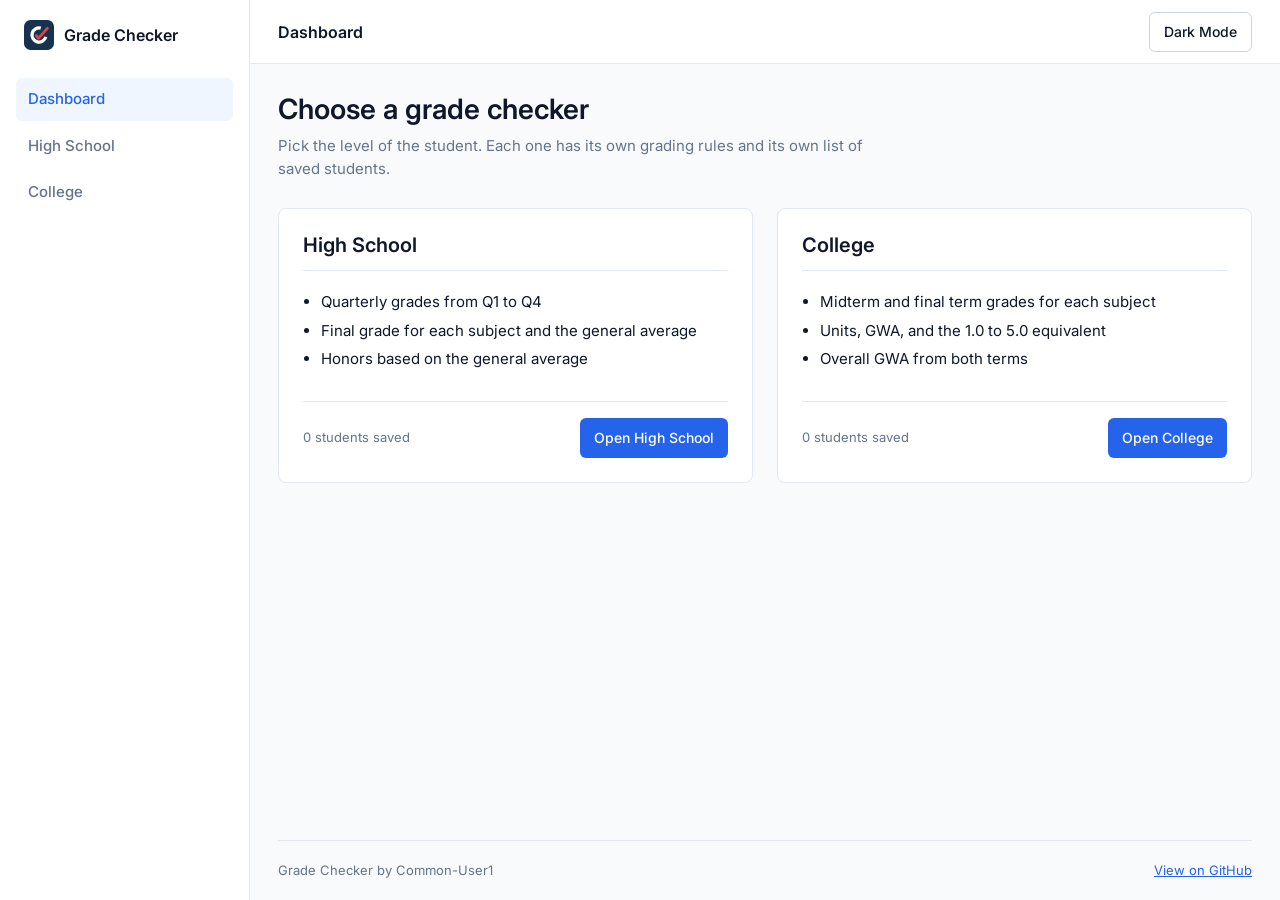
<file: index.html>
<!DOCTYPE html>
<html lang="en">
<head>
  <meta charset="UTF-8">
  <meta name="viewport" content="width=device-width, initial-scale=1.0">
  <meta name="description" content="A grade checker for high school and college students.">
  <title>Grade Checker</title>
  <link rel="icon" type="image/svg+xml" href="logo.svg">
  <link rel="preconnect" href="https://fonts.googleapis.com">
  <link rel="preconnect" href="https://fonts.gstatic.com" crossorigin>
  <link href="https://fonts.googleapis.com/css2?family=Inter:wght@400;500;600&display=swap" rel="stylesheet">
  <link rel="stylesheet" href="style.css">
  <script src="theme.js"></script>
</head>
<body class="page-home">
  <div class="app">
    <aside class="sidebar" id="sidebar">
      <a class="brand" href="index.html">
        <img src="logo.svg" alt="" class="brand-logo">
        <span>Grade Checker</span>
      </a>
      <nav class="nav">
        <a href="index.html" aria-current="page">Dashboard</a>
        <a href="highschool.html">High School</a>
        <a href="college.html">College</a>
      </nav>
    </aside>

    <div class="backdrop" id="backdrop"></div>

    <div class="main">
      <header class="topbar">
        <div class="topbar-left">
          <button id="menuBtn" class="menu-btn" type="button" aria-label="Open menu" aria-expanded="false" aria-controls="sidebar">
            <svg viewBox="0 0 24 24" width="20" height="20" aria-hidden="true">
              <path d="M4 6h16M4 12h16M4 18h16" fill="none" stroke="currentColor" stroke-width="2" stroke-linecap="round"/>
            </svg>
          </button>
          <span class="topbar-title">Dashboard</span>
        </div>
        <button id="themeBtn" class="theme-btn" type="button">Dark Mode</button>
      </header>

<main class="container">

    <div class="page-head">
      <h1>Choose a grade checker</h1>
      <p>Pick the level of the student. Each one has its own grading rules and its own list of saved students.</p>
    </div>

    <div class="choices">

      <section class="card choice">
        <h2>High School</h2>
        <ul>
          <li>Quarterly grades from Q1 to Q4</li>
          <li>Final grade for each subject and the general average</li>
          <li>Honors based on the general average</li>
        </ul>
        <div class="choice-meta">
          <span class="saved-count" id="hsCount"></span>
          <a class="button-link" href="highschool.html">Open High School</a>
        </div>
      </section>

      <section class="card choice">
        <h2>College</h2>
        <ul>
          <li>Midterm and final term grades for each subject</li>
          <li>Units, GWA, and the 1.0 to 5.0 equivalent</li>
          <li>Overall GWA from both terms</li>
        </ul>
        <div class="choice-meta">
          <span class="saved-count" id="collegeCount"></span>
          <a class="button-link" href="college.html">Open College</a>
        </div>
      </section>

    </div>

    </main>

      <footer class="footer">
        <span>Grade Checker by Common-User1</span>
        <a href="https://github.com/Common-User1/Grade-checker" target="_blank" rel="noopener">View on GitHub</a>
      </footer>
    </div>
  </div>

  <script src="layout.js"></script>
  <script src="dashboard.js"></script>
</body>
</html>
</file>
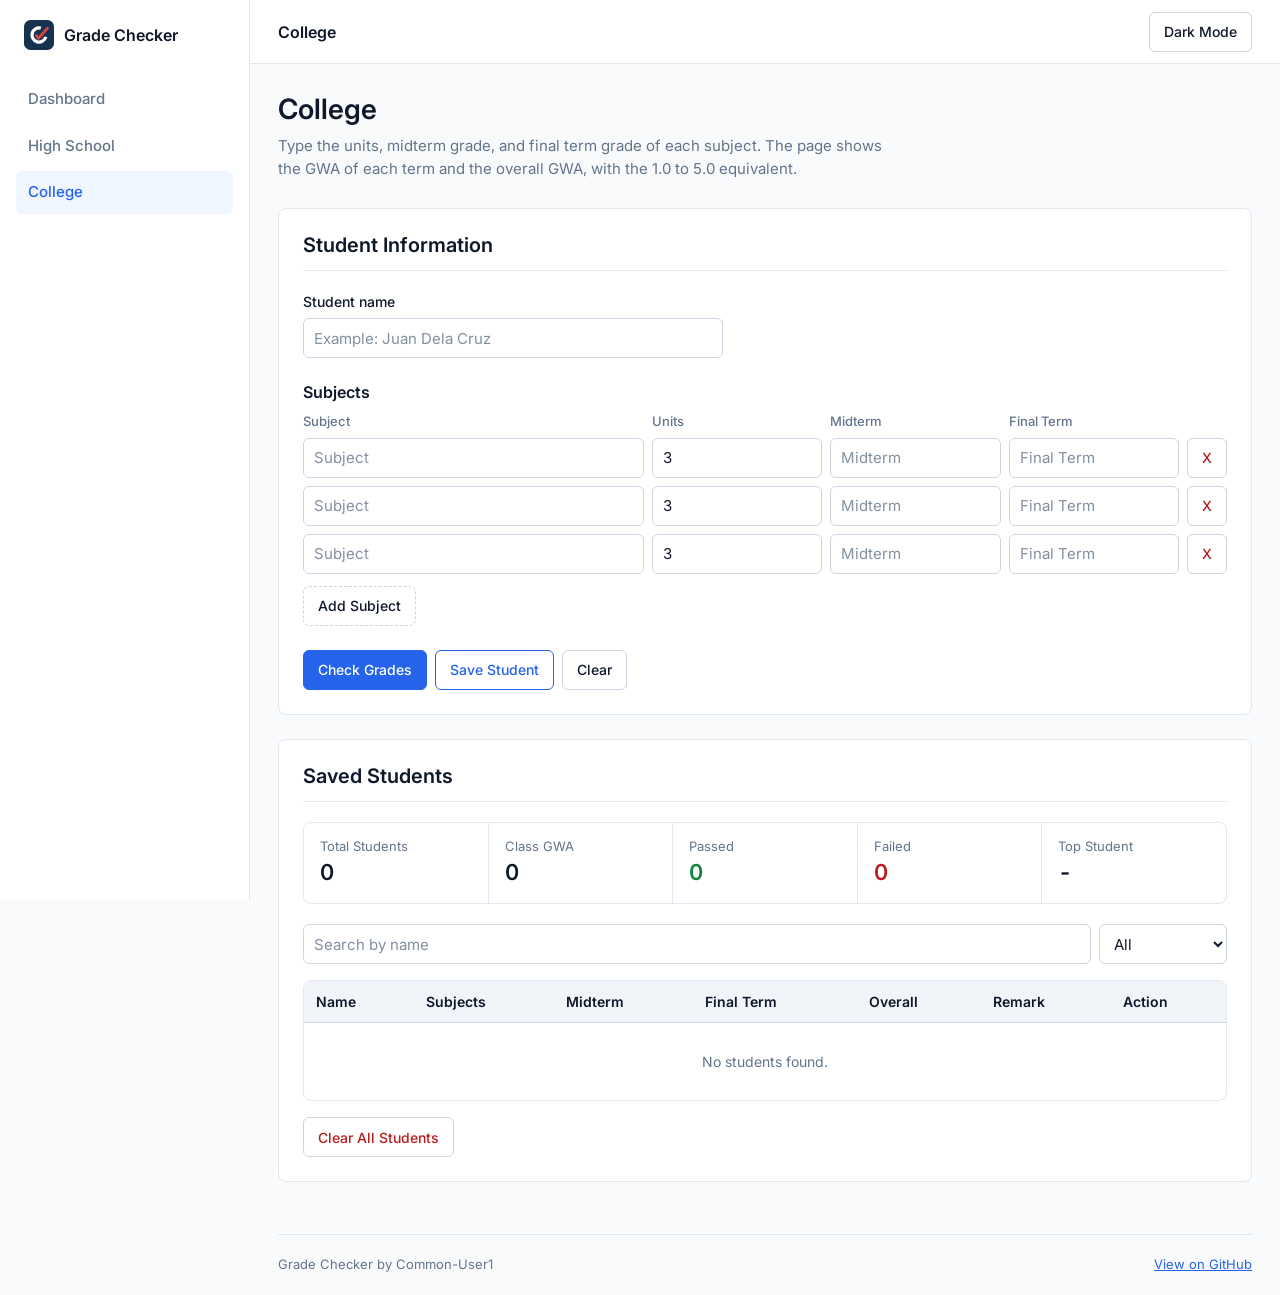
<file: college.html>
<!DOCTYPE html>
<html lang="en">
<head>
  <meta charset="UTF-8">
  <meta name="viewport" content="width=device-width, initial-scale=1.0">
  <title>College Grade Checker</title>
  <link rel="icon" type="image/svg+xml" href="logo.svg">
  <link rel="preconnect" href="https://fonts.googleapis.com">
  <link rel="preconnect" href="https://fonts.gstatic.com" crossorigin>
  <link href="https://fonts.googleapis.com/css2?family=Inter:wght@400;500;600&display=swap" rel="stylesheet">
  <link rel="stylesheet" href="style.css">
  <script src="theme.js"></script>
</head>
<body class="page-college">
  <div class="app">
    <aside class="sidebar" id="sidebar">
      <a class="brand" href="index.html">
        <img src="logo.svg" alt="" class="brand-logo">
        <span>Grade Checker</span>
      </a>
      <nav class="nav">
        <a href="index.html">Dashboard</a>
        <a href="highschool.html">High School</a>
        <a href="college.html" aria-current="page">College</a>
      </nav>
    </aside>

    <div class="backdrop" id="backdrop"></div>

    <div class="main">
      <header class="topbar">
        <div class="topbar-left">
          <button id="menuBtn" class="menu-btn" type="button" aria-label="Open menu" aria-expanded="false" aria-controls="sidebar">
            <svg viewBox="0 0 24 24" width="20" height="20" aria-hidden="true">
              <path d="M4 6h16M4 12h16M4 18h16" fill="none" stroke="currentColor" stroke-width="2" stroke-linecap="round"/>
            </svg>
          </button>
          <span class="topbar-title">College</span>
        </div>
        <button id="themeBtn" class="theme-btn" type="button">Dark Mode</button>
      </header>

<main class="container">

    <div class="page-head">
      <h1>College</h1>
      <p>Type the units, midterm grade, and final term grade of each subject. The page shows the GWA of each term and the overall GWA, with the 1.0 to 5.0 equivalent.</p>
    </div>

    <section class="card">
      <h2>Student Information</h2>

      <div class="field">
        <label for="studentName">Student name</label>
        <input type="text" id="studentName" placeholder="Example: Juan Dela Cruz">
      </div>

      <h3>Subjects</h3>
      <div class="subject-head">
        <span>Subject</span>
        <span>Units</span>
        <span>Midterm</span>
        <span>Final Term</span>
        <span></span>
      </div>
      <div id="subjects"></div>
      <button id="addSubjectBtn" type="button">Add Subject</button>

      <div class="actions">
        <button id="checkBtn">Check Grades</button>
        <button id="saveBtn">Save Student</button>
        <button id="clearBtn">Clear</button>
        <button id="cancelEditBtn" class="hidden">Cancel Edit</button>
      </div>

      <div id="result"></div>
    </section>

    <section class="card">
      <h2>Saved Students</h2>

      <div class="summary">
        <div class="summary-box">
          <span class="summary-number" id="totalStudents">0</span>
          <span class="summary-label">Total Students</span>
        </div>
        <div class="summary-box">
          <span class="summary-number" id="classAverage">0</span>
          <span class="summary-label">Class GWA</span>
        </div>
        <div class="summary-box">
          <span class="summary-number" id="passedCount">0</span>
          <span class="summary-label">Passed</span>
        </div>
        <div class="summary-box">
          <span class="summary-number" id="failedCount">0</span>
          <span class="summary-label">Failed</span>
        </div>
        <div class="summary-box">
          <span class="summary-number" id="topStudent">-</span>
          <span class="summary-label">Top Student</span>
        </div>
      </div>

      <div class="filter-bar">
        <input type="text" id="searchBox" placeholder="Search by name">

        <select id="filterSelect">
          <option value="all">All</option>
          <option value="Passed">Passed only</option>
          <option value="Failed">Failed only</option>
        </select>
      </div>

      <div class="table-wrap">
        <table id="studentsTable">
          <thead>
            <tr>
              <th class="sortable" data-column="name">Name <span class="arrow"></span></th>
              <th>Subjects</th>
              <th class="sortable" data-column="midtermGwa">Midterm <span class="arrow"></span></th>
              <th class="sortable" data-column="finalGwa">Final Term <span class="arrow"></span></th>
              <th class="sortable" data-column="average">Overall <span class="arrow"></span></th>
              <th class="sortable" data-column="remark">Remark <span class="arrow"></span></th>
              <th>Action</th>
            </tr>
          </thead>
          <tbody id="studentsBody"></tbody>
        </table>
      </div>

      <button id="clearStudentsBtn">Clear All Students</button>
    </section>

    </main>

      <footer class="footer">
        <span>Grade Checker by Common-User1</span>
        <a href="https://github.com/Common-User1/Grade-checker" target="_blank" rel="noopener">View on GitHub</a>
      </footer>
    </div>
  </div>

  <script src="layout.js"></script>
  <script src="records.js"></script>
  <script src="grade.js"></script>
  <script src="college.js"></script>
</body>
</html>
</file>
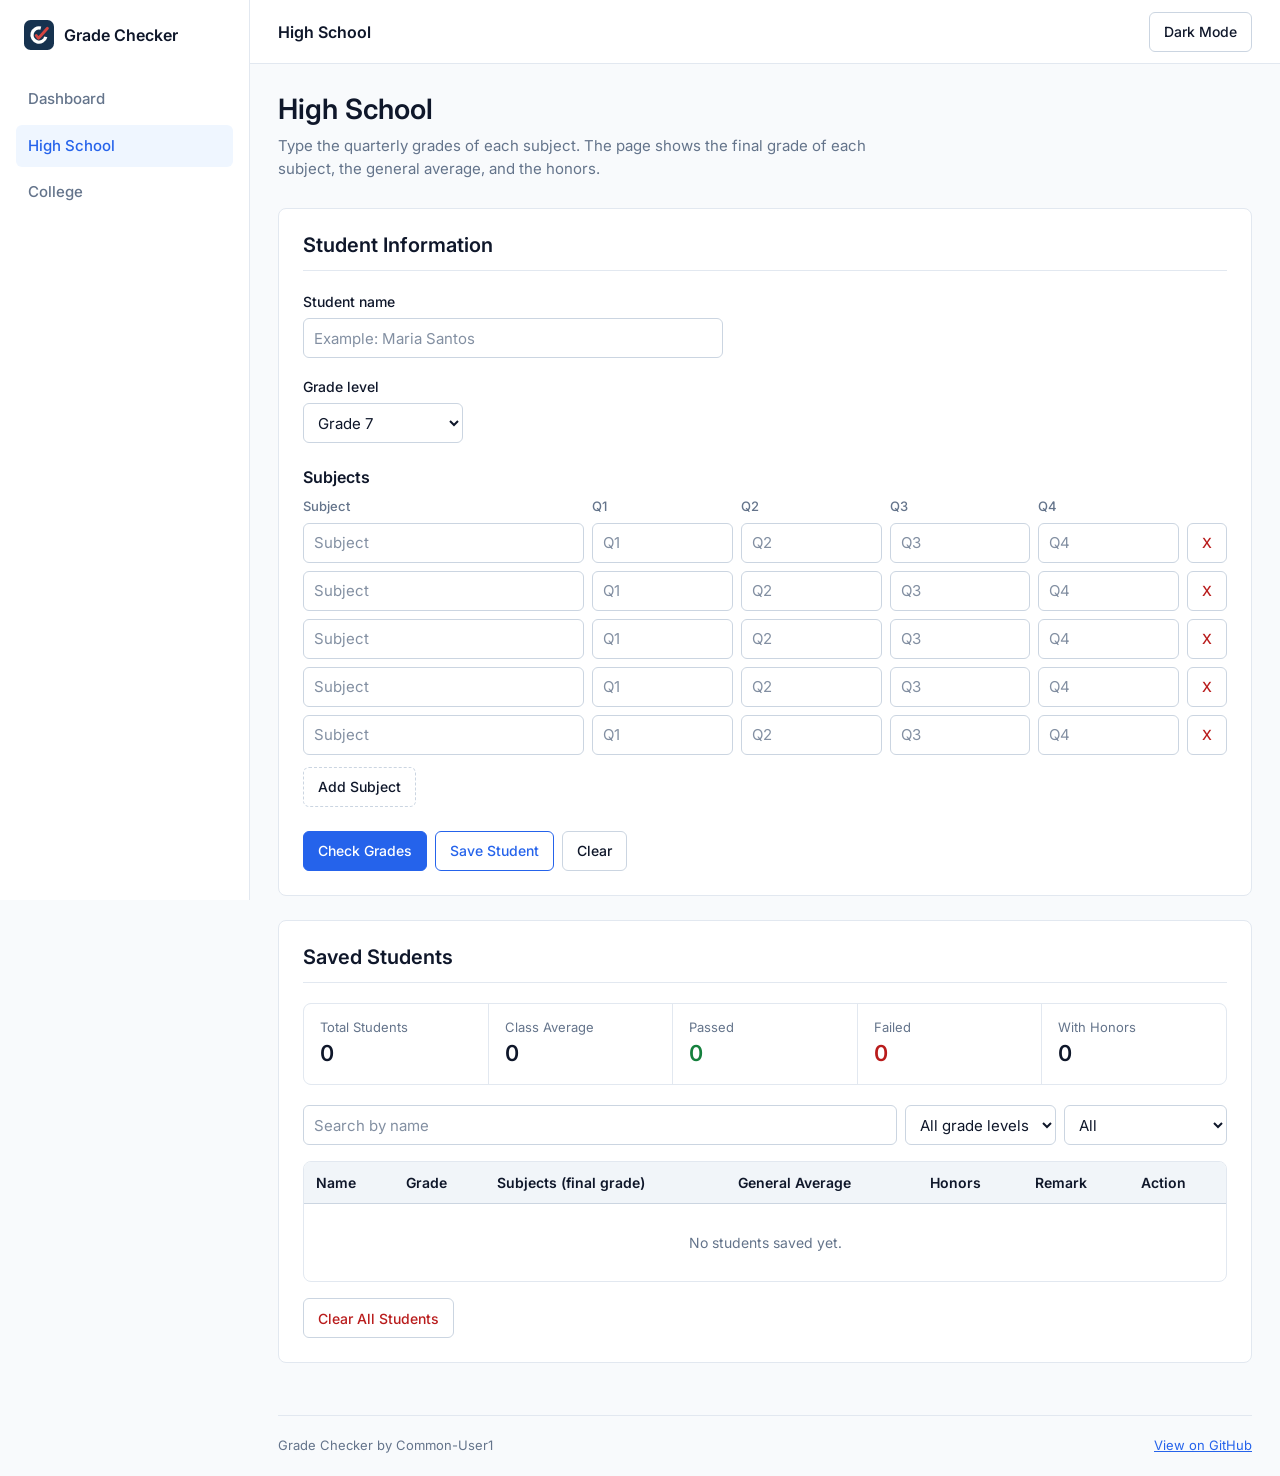
<file: highschool.html>
<!DOCTYPE html>
<html lang="en">
<head>
  <meta charset="UTF-8">
  <meta name="viewport" content="width=device-width, initial-scale=1.0">
  <title>High School Grade Checker</title>
  <link rel="icon" type="image/svg+xml" href="logo.svg">
  <link rel="preconnect" href="https://fonts.googleapis.com">
  <link rel="preconnect" href="https://fonts.gstatic.com" crossorigin>
  <link href="https://fonts.googleapis.com/css2?family=Inter:wght@400;500;600&display=swap" rel="stylesheet">
  <link rel="stylesheet" href="style.css">
  <script src="theme.js"></script>
</head>
<body class="page-hs">
  <div class="app">
    <aside class="sidebar" id="sidebar">
      <a class="brand" href="index.html">
        <img src="logo.svg" alt="" class="brand-logo">
        <span>Grade Checker</span>
      </a>
      <nav class="nav">
        <a href="index.html">Dashboard</a>
        <a href="highschool.html" aria-current="page">High School</a>
        <a href="college.html">College</a>
      </nav>
    </aside>

    <div class="backdrop" id="backdrop"></div>

    <div class="main">
      <header class="topbar">
        <div class="topbar-left">
          <button id="menuBtn" class="menu-btn" type="button" aria-label="Open menu" aria-expanded="false" aria-controls="sidebar">
            <svg viewBox="0 0 24 24" width="20" height="20" aria-hidden="true">
              <path d="M4 6h16M4 12h16M4 18h16" fill="none" stroke="currentColor" stroke-width="2" stroke-linecap="round"/>
            </svg>
          </button>
          <span class="topbar-title">High School</span>
        </div>
        <button id="themeBtn" class="theme-btn" type="button">Dark Mode</button>
      </header>

<main class="container">

    <div class="page-head">
      <h1>High School</h1>
      <p>Type the quarterly grades of each subject. The page shows the final grade of each subject, the general average, and the honors.</p>
    </div>

    <section class="card">
      <h2>Student Information</h2>

      <div class="field">
        <label for="studentName">Student name</label>
        <input type="text" id="studentName" placeholder="Example: Maria Santos">
      </div>

      <div class="field">
        <label for="gradeLevel">Grade level</label>
        <select id="gradeLevel">
          <option value="7">Grade 7</option>
          <option value="8">Grade 8</option>
          <option value="9">Grade 9</option>
          <option value="10">Grade 10</option>
          <option value="11">Grade 11</option>
          <option value="12">Grade 12</option>
        </select>
      </div>

      <h3>Subjects</h3>
      <div class="subject-head">
        <span>Subject</span>
        <span>Q1</span>
        <span>Q2</span>
        <span>Q3</span>
        <span>Q4</span>
        <span></span>
      </div>
      <div id="subjects"></div>
      <button id="addSubjectBtn" type="button">Add Subject</button>

      <div class="actions">
        <button id="checkBtn">Check Grades</button>
        <button id="saveBtn">Save Student</button>
        <button id="clearBtn">Clear</button>
        <button id="cancelEditBtn" class="hidden">Cancel Edit</button>
      </div>

      <div id="result"></div>
    </section>

    <section class="card">
      <h2>Saved Students</h2>

      <div class="summary">
        <div class="summary-box">
          <span class="summary-number" id="totalStudents">0</span>
          <span class="summary-label">Total Students</span>
        </div>
        <div class="summary-box">
          <span class="summary-number" id="classAverage">0</span>
          <span class="summary-label">Class Average</span>
        </div>
        <div class="summary-box">
          <span class="summary-number" id="passedCount">0</span>
          <span class="summary-label">Passed</span>
        </div>
        <div class="summary-box">
          <span class="summary-number" id="failedCount">0</span>
          <span class="summary-label">Failed</span>
        </div>
        <div class="summary-box">
          <span class="summary-number" id="honorsCount">0</span>
          <span class="summary-label">With Honors</span>
        </div>
      </div>

      <div class="filter-bar">
        <input type="text" id="searchBox" placeholder="Search by name">

        <select id="gradeFilter">
          <option value="all">All grade levels</option>
          <option value="7">Grade 7</option>
          <option value="8">Grade 8</option>
          <option value="9">Grade 9</option>
          <option value="10">Grade 10</option>
          <option value="11">Grade 11</option>
          <option value="12">Grade 12</option>
        </select>

        <select id="filterSelect">
          <option value="all">All</option>
          <option value="Passed">Passed only</option>
          <option value="Failed">Failed only</option>
          <option value="Honors">With honors only</option>
        </select>
      </div>

      <div class="table-wrap">
        <table id="studentsTable">
          <thead>
            <tr>
              <th>Name</th>
              <th>Grade</th>
              <th>Subjects (final grade)</th>
              <th>General Average</th>
              <th>Honors</th>
              <th>Remark</th>
              <th>Action</th>
            </tr>
          </thead>
          <tbody id="studentsBody"></tbody>
        </table>
      </div>

      <button id="clearStudentsBtn">Clear All Students</button>
    </section>

    </main>

      <footer class="footer">
        <span>Grade Checker by Common-User1</span>
        <a href="https://github.com/Common-User1/Grade-checker" target="_blank" rel="noopener">View on GitHub</a>
      </footer>
    </div>
  </div>

  <script src="layout.js"></script>
  <script src="records.js"></script>
  <script src="grade.js"></script>
  <script src="highschool.js"></script>
</body>
</html>
</file>
<file: style.css>
/* Grade Checker styles */

/* ---------- Colors ---------- */
:root {
  --font: "Inter", Arial, sans-serif;

  --fs-title: 28px;
  --fs-section: 20px;
  --fs-card: 16px;
  --fs-body: 15px;
  --fs-label: 14px;
  --fs-label-sm: 13px;
  --fs-small: 12px;
  --fs-stat: 22px;

  --radius-sm: 4px;
  --radius: 6px;
  --radius-lg: 8px;
  --control-h: 40px;
  --control-h-sm: 30px;

  --bg: #f8fafc;
  --panel: #ffffff;
  --text: #0f172a;
  --text-muted: #64748b;
  --border: #e2e8f0;
  --border-strong: #cbd5e1;
  --input-bg: #ffffff;
  --table-head: #f1f5f9;
  --row-hover: #f8fafc;
  --row-border: #e2e8f0;

  --primary: #2563eb;
  --on-primary: #ffffff;
  --primary-hover: #1d4ed8;
  --link: #2563eb;
  --focus: #2563eb;
  --primary-soft: #eff6ff;

  --success: #16a34a;
  --warning: #f59e0b;
  --danger: #dc2626;

  --pass: #15803d;
  --pass-bg: #f0fdf4;
  --fail: #b91c1c;
  --fail-bg: #fef2f2;
}

[data-theme="dark"] {
  color-scheme: dark;

  --bg: #0f172a;
  --panel: #1e293b;
  --text: #e2e8f0;
  --text-muted: #94a3b8;
  --border: #334155;
  --border-strong: #475569;
  --input-bg: #0f172a;
  --table-head: #273449;
  --row-hover: #243247;
  --row-border: #2f3d52;

  --primary: #60a5fa;
  --on-primary: #0f172a;
  --primary-hover: #93c5fd;
  --link: #60a5fa;
  --focus: #60a5fa;
  --primary-soft: #1e3a5f;

  --success: #22c55e;
  --warning: #fbbf24;
  --danger: #f87171;

  --pass: #4ade80;
  --pass-bg: #123524;
  --fail: #f87171;
  --fail-bg: #3b1a1d;
}

/* ---------- Base ---------- */
* {
  box-sizing: border-box;
}

body {
  min-height: 100vh;
  margin: 0;
  font-family: var(--font);
  font-size: var(--fs-body);
  line-height: 1.5;
  background-color: var(--bg);
  color: var(--text);
}

h1,
h2,
h3 {
  margin: 0;
  font-weight: 600;
  line-height: 1.25;
}

h1 {
  font-size: var(--fs-title);
}

h2 {
  font-size: var(--fs-section);
}

h3 {
  font-size: var(--fs-card);
}

a {
  color: var(--link);
}

body.page-hs {
  --cols: 2fr repeat(4, 1fr) 40px;
  --cols-phone: repeat(4, 1fr) 40px;
}

body.page-college {
  --cols: 2fr repeat(3, 1fr) 40px;
  --cols-phone: repeat(3, 1fr) 40px;
}

/* ---------- Layout ---------- */
.app {
  display: flex;
  min-height: 100vh;
}

.main {
  flex: 1;
  min-width: 0;
  display: flex;
  flex-direction: column;
}

/* ---------- Sidebar ---------- */
.sidebar {
  position: sticky;
  top: 0;
  width: 250px;
  height: 100vh;
  flex-shrink: 0;
  padding: 20px 16px;
  display: flex;
  flex-direction: column;
  gap: 28px;
  background-color: var(--panel);
  border-right: 1px solid var(--border);
}

.brand {
  padding: 0 8px;
  display: flex;
  align-items: center;
  gap: 10px;
  color: var(--text);
  font-size: var(--fs-card);
  font-weight: 600;
  text-decoration: none;
}

.brand-logo {
  display: block;
  width: 30px;
  height: 30px;
}

.nav {
  display: flex;
  flex-direction: column;
  gap: 4px;
}

.nav a {
  padding: 10px 12px;
  border-radius: var(--radius);
  color: var(--text-muted);
  font-size: var(--fs-body);
  font-weight: 500;
  text-decoration: none;
}

.nav a:hover {
  color: var(--text);
  background-color: var(--table-head);
}

.nav a[aria-current="page"] {
  color: var(--link);
  background-color: var(--primary-soft);
}

/* ---------- Top navbar ---------- */
.topbar {
  height: 64px;
  padding: 0 28px;
  display: flex;
  align-items: center;
  justify-content: space-between;
  background-color: var(--panel);
  border-bottom: 1px solid var(--border);
}

.topbar-title {
  font-size: var(--fs-card);
  font-weight: 600;
}

.topbar-left {
  display: flex;
  align-items: center;
  gap: 12px;
}

.menu-btn {
  width: var(--control-h);
  padding: 0;
  display: none;
  align-items: center;
  justify-content: center;
}

.backdrop {
  display: none;
}

/* ---------- Page layout ---------- */
.container {
  width: 100%;
  max-width: 1100px;
  flex: 1 0 auto;
  margin: 0 auto;
  padding: 28px;
}

.page-head {
  margin-bottom: 28px;
}

.page-head p {
  max-width: 70ch;
  margin: 8px 0 0;
  color: var(--text-muted);
}

.card {
  margin-bottom: 24px;
  padding: 24px;
  background-color: var(--panel);
  border: 1px solid var(--border);
  border-radius: var(--radius-lg);
}

.card > h2 {
  margin-bottom: 20px;
  padding-bottom: 12px;
  border-bottom: 1px solid var(--border);
}

.card h3 {
  margin: 24px 0 10px;
}

.footer {
  width: min(1044px, calc(100% - 56px));
  margin: 0 auto;
  padding: 20px 0;
  display: flex;
  flex-wrap: wrap;
  justify-content: space-between;
  gap: 8px;
  border-top: 1px solid var(--border);
  color: var(--text-muted);
  font-size: var(--fs-label-sm);
}

/* ---------- Forms ---------- */
label {
  display: block;
  margin-bottom: 6px;
  font-size: var(--fs-label);
  font-weight: 500;
}

.field {
  margin-bottom: 18px;
}

input,
select,
textarea {
  min-height: var(--control-h);
  padding: 8px 10px;
  font-family: inherit;
  font-size: var(--fs-body);
  color: var(--text);
  background-color: var(--input-bg);
  border: 1px solid var(--border-strong);
  border-radius: var(--radius);
}

textarea {
  width: 100%;
  min-height: 90px;
  resize: vertical;
}

input:hover,
select:hover,
textarea:hover {
  border-color: var(--text-muted);
}

input:disabled,
select:disabled,
textarea:disabled {
  opacity: 0.5;
  cursor: not-allowed;
}

input::placeholder {
  color: var(--text-muted);
  opacity: 0.8;
}

input[type="number"] {
  appearance: textfield;
  -moz-appearance: textfield;
}

input[type="number"]::-webkit-inner-spin-button,
input[type="number"]::-webkit-outer-spin-button {
  -webkit-appearance: none;
  margin: 0;
}

#studentName {
  width: 100%;
  max-width: 420px;
}

#gradeLevel {
  min-width: 160px;
}

input:focus-visible,
select:focus-visible,
textarea:focus-visible,
button:focus-visible,
a:focus-visible {
  outline: 2px solid var(--focus);
  outline-offset: 2px;
}

/* ---------- Subject rows ---------- */
.subject-head,
.subject-row {
  display: grid;
  grid-template-columns: var(--cols);
  gap: 8px;
  align-items: center;
}

.subject-head {
  margin-bottom: 6px;
  color: var(--text-muted);
  font-size: var(--fs-label-sm);
  font-weight: 500;
}

.subject-row {
  margin-bottom: 8px;
}

.subject-row input {
  width: 100%;
  min-width: 0;
}

/* ---------- Buttons ---------- */
button {
  min-height: var(--control-h);
  padding: 8px 14px;
  font-family: inherit;
  font-size: var(--fs-label);
  font-weight: 500;
  color: var(--text);
  background-color: transparent;
  border: 1px solid var(--border-strong);
  border-radius: var(--radius);
  cursor: pointer;
}

button:hover {
  background-color: var(--table-head);
}

button:disabled {
  opacity: 0.5;
  cursor: not-allowed;
}

#checkBtn {
  color: var(--on-primary);
  background-color: var(--primary);
  border-color: var(--primary);
}

#checkBtn:hover {
  background-color: var(--primary-hover);
  border-color: var(--primary-hover);
}

#saveBtn {
  color: var(--link);
  border-color: var(--link);
}

#addSubjectBtn {
  margin-top: 4px;
  border-style: dashed;
}

.remove-btn {
  width: var(--control-h);
  padding: 0;
}

.remove-btn,
.delete-btn,
#clearStudentsBtn {
  color: var(--fail);
}

.remove-btn:hover,
.delete-btn:hover,
#clearStudentsBtn:hover {
  background-color: var(--fail-bg);
}

.edit-btn,
.delete-btn {
  min-height: var(--control-h-sm);
  padding: 4px 10px;
  font-size: var(--fs-label-sm);
}

.actions {
  margin-top: 24px;
  display: flex;
  flex-wrap: wrap;
  gap: 8px;
}

.hidden {
  display: none;
}

.button-link {
  min-height: var(--control-h);
  padding: 8px 14px;
  display: inline-flex;
  align-items: center;
  color: var(--on-primary);
  background-color: var(--primary);
  border-radius: var(--radius);
  font-size: var(--fs-label);
  font-weight: 500;
  text-decoration: none;
}

.button-link:hover {
  background-color: var(--primary-hover);
}

/* ---------- Result ---------- */
#result {
  margin-top: 24px;
  padding: 14px 16px;
  border: 1px solid var(--border);
  border-left-width: 4px;
  border-radius: var(--radius);
  line-height: 1.7;
}

#result:empty {
  display: none;
}

#result.passed {
  background-color: var(--pass-bg);
  border-color: var(--pass);
}

#result.failed {
  background-color: var(--fail-bg);
  border-color: var(--fail);
}

/* ---------- Summary ---------- */
.summary {
  display: grid;
  grid-template-columns: repeat(auto-fit, minmax(140px, 1fr));
  gap: 1px;
  margin-bottom: 20px;
  background-color: var(--border);
  border: 1px solid var(--border);
  border-radius: var(--radius-lg);
  overflow: hidden;
}

.summary-box {
  padding: 14px 16px;
  display: flex;
  flex-direction: column;
  background-color: var(--panel);
}

.summary-label {
  order: -1;
  color: var(--text-muted);
  font-size: var(--fs-label-sm);
}

.summary-number {
  font-size: var(--fs-stat);
  font-weight: 600;
  overflow-wrap: anywhere;
  font-variant-numeric: tabular-nums;
}

.summary-box:nth-child(3) .summary-number {
  color: var(--pass);
}

.summary-box:nth-child(4) .summary-number {
  color: var(--fail);
}

/* ---------- Search and filter ---------- */
.filter-bar {
  display: flex;
  flex-wrap: wrap;
  gap: 8px;
  margin-bottom: 16px;
}

#searchBox {
  flex: 1 1 220px;
}

/* ---------- Table ---------- */
.table-wrap {
  margin-bottom: 16px;
  overflow-x: auto;
  border: 1px solid var(--border);
  border-radius: var(--radius-lg);
}

table {
  width: 100%;
  border-collapse: collapse;
  font-size: var(--fs-label);
  font-variant-numeric: tabular-nums;
}

th {
  padding: 10px 12px;
  text-align: left;
  font-weight: 600;
  white-space: nowrap;
  background-color: var(--table-head);
  border-bottom: 1px solid var(--border-strong);
}

th.sortable {
  cursor: pointer;
  user-select: none;
}

th.sortable:hover {
  color: var(--link);
}

.arrow {
  margin-left: 2px;
  color: var(--text-muted);
  font-size: var(--fs-small);
}

td {
  padding: 10px 12px;
  vertical-align: top;
  border-bottom: 1px solid var(--row-border);
}

tbody tr:last-child td {
  border-bottom: none;
}

tbody tr:hover td {
  background-color: var(--row-hover);
}

td:last-child {
  white-space: nowrap;
}

.page-college td:nth-child(3),
.page-college td:nth-child(4),
.page-college td:nth-child(5) {
  white-space: nowrap;
}

.empty-message {
  padding: 28px 12px;
  text-align: center;
  color: var(--text-muted);
}

.badge {
  display: inline-block;
  padding: 2px 8px;
  border-radius: var(--radius-sm);
  font-size: var(--fs-label-sm);
  font-weight: 500;
}

.badge-passed {
  color: var(--pass);
  background-color: var(--pass-bg);
}

.badge-failed {
  color: var(--fail);
  background-color: var(--fail-bg);
}

/* ---------- Dashboard ---------- */
.choices {
  display: grid;
  grid-template-columns: repeat(2, 1fr);
  gap: 24px;
}

.choice {
  margin-bottom: 0;
  display: flex;
  flex-direction: column;
}

.choice ul {
  margin: 0 0 24px;
  padding-left: 18px;
}

.choice li {
  margin-bottom: 6px;
}

.choice-meta {
  margin-top: auto;
  padding-top: 16px;
  display: flex;
  flex-wrap: wrap;
  align-items: center;
  justify-content: space-between;
  gap: 12px;
  border-top: 1px solid var(--border);
}

.saved-count {
  color: var(--text-muted);
  font-size: var(--fs-label-sm);
}

/* ---------- Tablet and phone ---------- */
/* Tablet: 960px and below. Phone: 720px and below. */
@media (max-width: 960px) {
  .sidebar {
    position: fixed;
    top: 0;
    left: 0;
    z-index: 20;
    width: 260px;
    max-width: 85%;
    transform: translateX(-100%);
    transition: transform 0.2s ease;
  }

  .sidebar-open .sidebar {
    transform: none;
  }

  .sidebar-open {
    overflow: hidden;
  }

  .sidebar-open .backdrop {
    position: fixed;
    inset: 0;
    z-index: 10;
    display: block;
    background-color: rgba(15, 23, 42, 0.5);
  }

  .menu-btn {
    display: inline-flex;
  }
}

@media (max-width: 720px) {
  .topbar {
    height: 56px;
    padding: 0 14px;
  }

  .container {
    padding: 20px 14px 32px;
  }

  .card {
    padding: 16px;
  }

  .choices {
    grid-template-columns: 1fr;
  }

  .summary {
    grid-template-columns: repeat(2, 1fr);
  }

  .summary-box:last-child:nth-child(odd) {
    grid-column: 1 / -1;
  }

  .subject-head {
    display: none;
  }

  .subject-row {
    grid-template-columns: var(--cols-phone);
    margin-bottom: 16px;
  }

  .subject-row input {
    padding: 8px 6px;
    font-size: var(--fs-label);
  }

  .footer {
    width: calc(100% - 28px);
  }

  .filter-bar select {
    flex: 1 1 100%;
  }

  .subject-row .subject-name {
    grid-column: 1 / -1;
  }

  .actions button {
    flex: 1 1 auto;
  }
}

@media (prefers-reduced-motion: reduce) {
  .sidebar {
    transition: none;
  }
}
</file>
